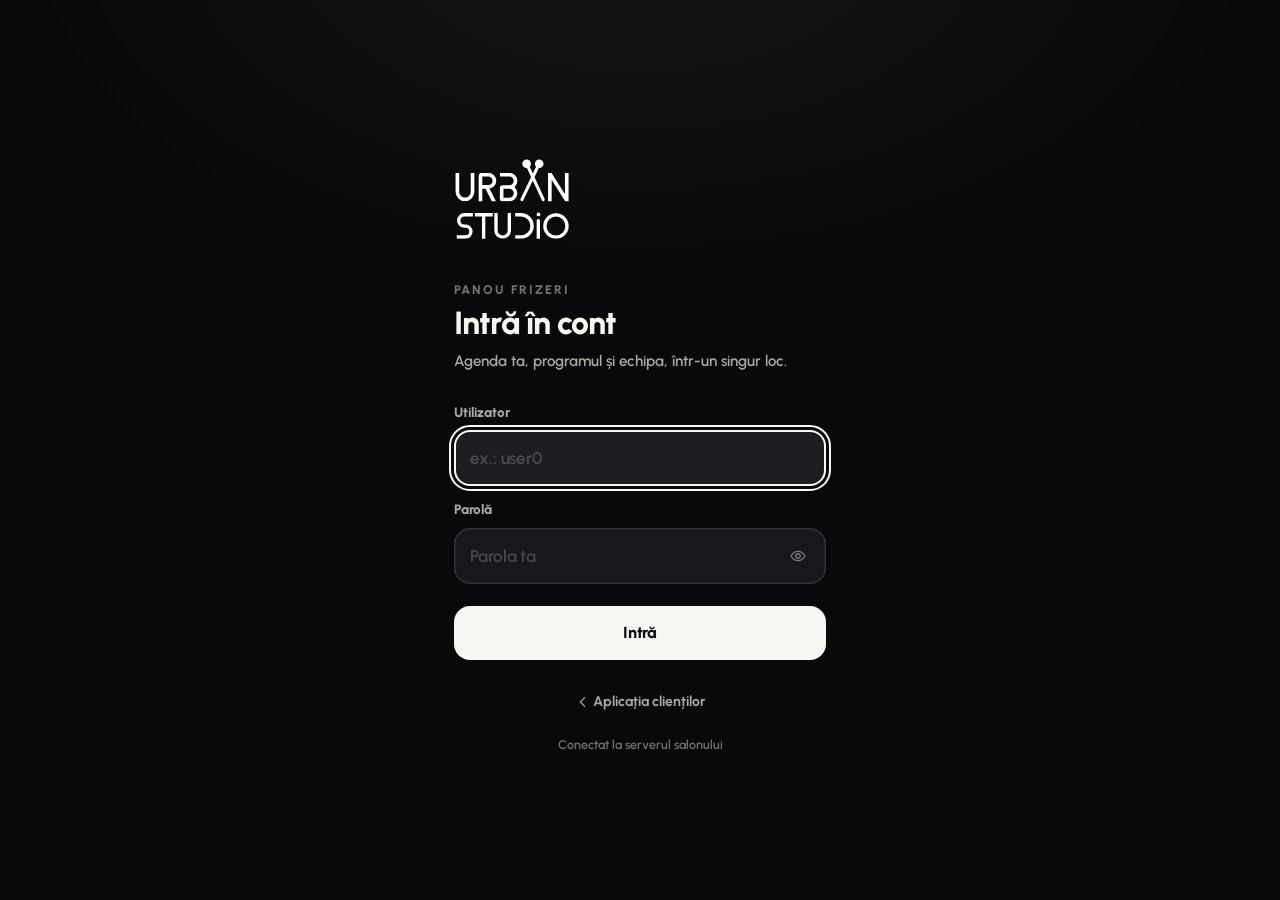
<file: admin/index.html>
<!doctype html>
<html lang="ro">
<head>
  <meta charset="utf-8">
  <base href="../">
  <meta name="viewport" content="width=device-width, initial-scale=1, viewport-fit=cover">
  <title>Urban Studio · Panou frizeri</title>
  <meta name="robots" content="noindex, nofollow">
  <meta name="theme-color" content="#0E0F11">
  <meta name="color-scheme" content="dark">
  <meta name="mobile-web-app-capable" content="yes">
  <meta name="apple-mobile-web-app-capable" content="yes">
  <meta name="apple-mobile-web-app-status-bar-style" content="black-translucent">
  <meta name="apple-mobile-web-app-title" content="US Frizeri">
  <meta name="format-detection" content="telephone=no">
  <link rel="manifest" href="admin/manifest.webmanifest">
  <link rel="icon" type="image/png" href="assets/icons/favicon-64.png">
  <link rel="apple-touch-icon" href="assets/icons/apple-touch-icon.png">
  <link rel="preconnect" href="https://fonts.googleapis.com">
  <link rel="preconnect" href="https://fonts.gstatic.com" crossorigin>
  <link rel="stylesheet" href="https://fonts.googleapis.com/css2?family=Urbanist:wght@400;500;600;700;800;900&display=swap" media="print" onload="this.media='all'">
  <link rel="stylesheet" href="assets/css/app.css">
  <link rel="stylesheet" href="assets/css/admin.css">
  <script type="module" src="assets/js/admin/main.js"></script>
</head>
<body class="booting admin">

  <div class="login" id="login" hidden></div>

  <div class="app" id="app" hidden>
    <main>
      <section class="view" id="view-agenda" data-view="agenda" aria-label="Agenda"></section>
      <section class="view" id="view-history" data-view="history" aria-label="Istoric" hidden></section>
      <section class="view" id="view-schedule" data-view="schedule" aria-label="Program" hidden></section>
      <section class="view" id="view-team" data-view="team" aria-label="Echipa" hidden></section>
    </main>

    <div class="dock" id="dock" aria-hidden="true"></div>
    <div class="cta" id="cta" aria-hidden="true">
      <div class="cta__sum"><b id="cta-title"></b><small id="cta-sub"></small></div>
      <button class="btn btn--primary" id="cta-btn" type="button"></button>
    </div>

    <nav class="tabbar" id="tabbar" aria-label="Navigare panou">
      <div class="tabbar__glass" id="tabbar-glass">
        <span class="tabbar__pill" id="tabbar-pill" aria-hidden="true"></span>
        <button class="tab" type="button" data-tab="agenda" aria-label="Agenda"></button>
        <button class="tab" type="button" data-tab="history" aria-label="Istoric"></button>
        <button class="tab" type="button" data-tab="schedule" aria-label="Program"></button>
        <button class="tab" type="button" data-tab="team" aria-label="Echipa"></button>
      </div>
    </nav>
  </div>

  <div id="sheet-host"></div>
  <div id="toast-host" aria-live="polite" aria-atomic="true"></div>
  <label class="haptic" id="haptic" aria-hidden="true"><input type="checkbox" switch tabindex="-1"></label>
</body>
</html>
</file>
